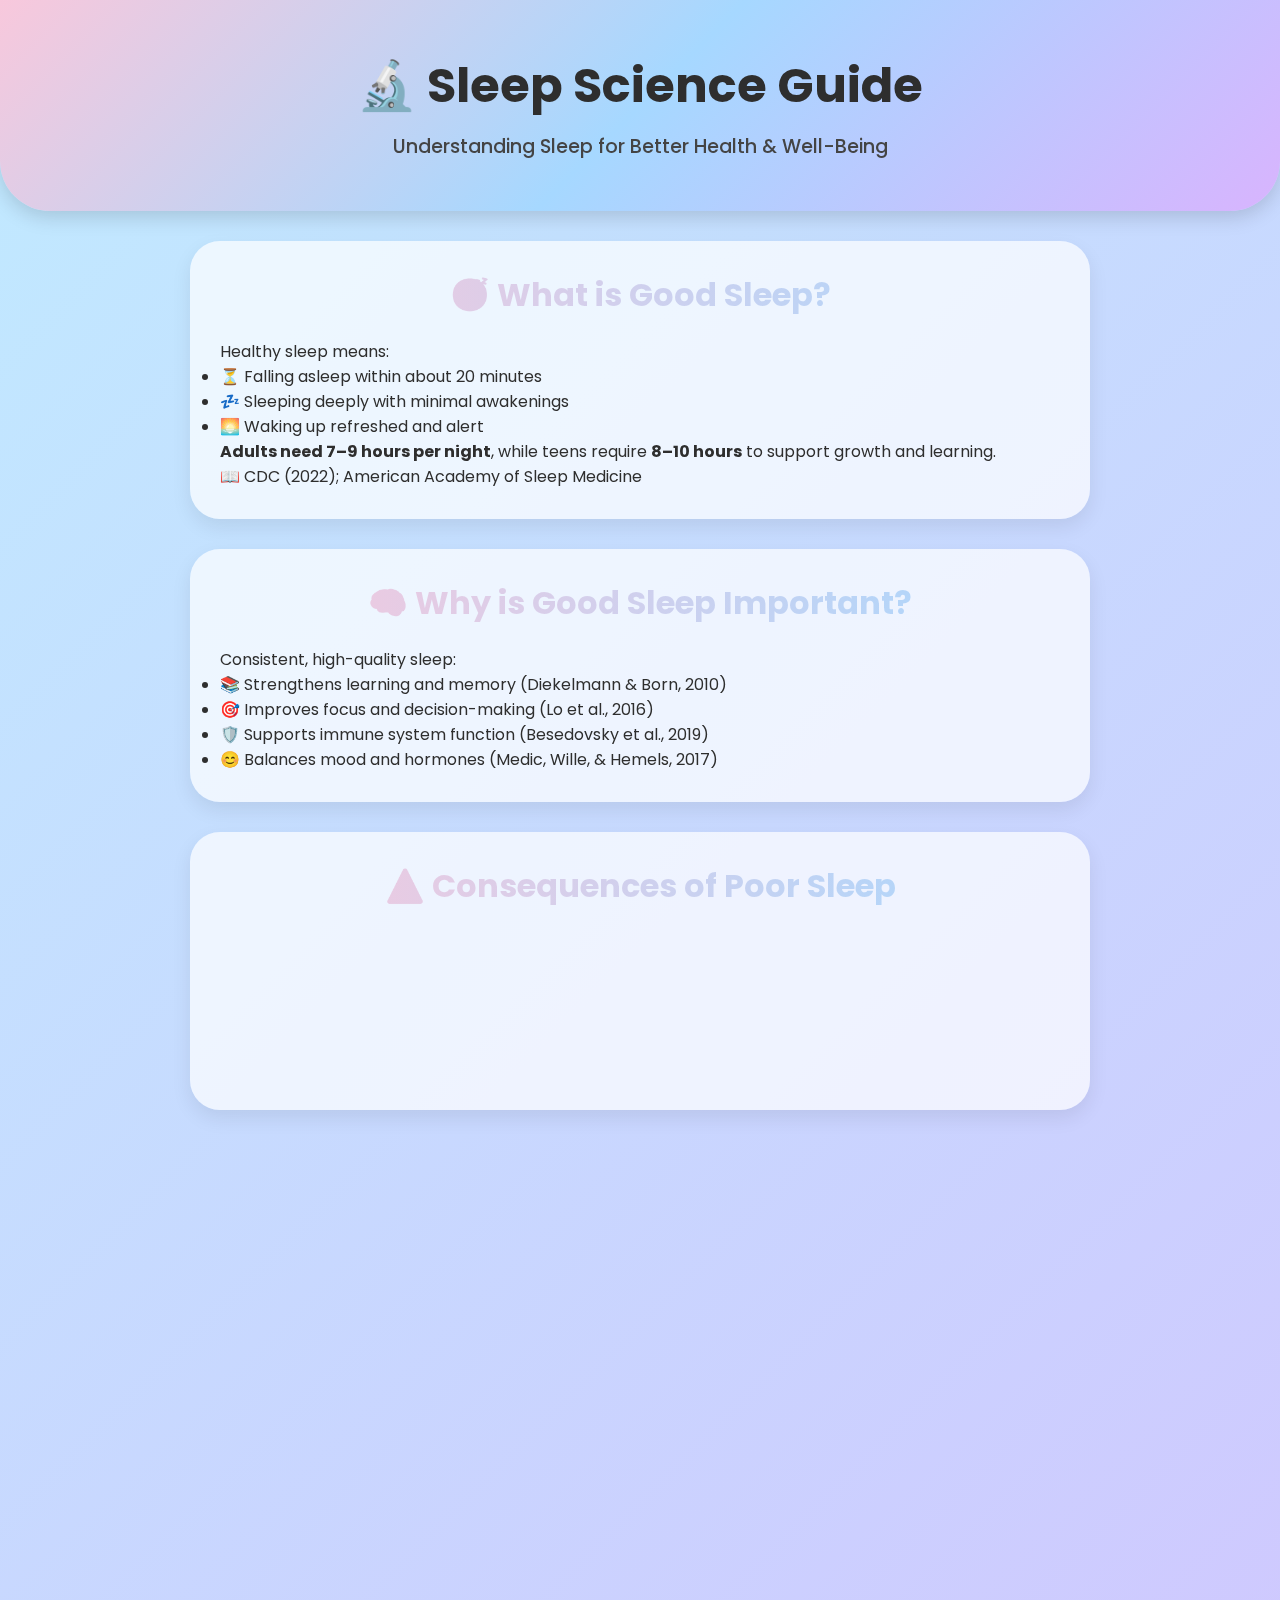
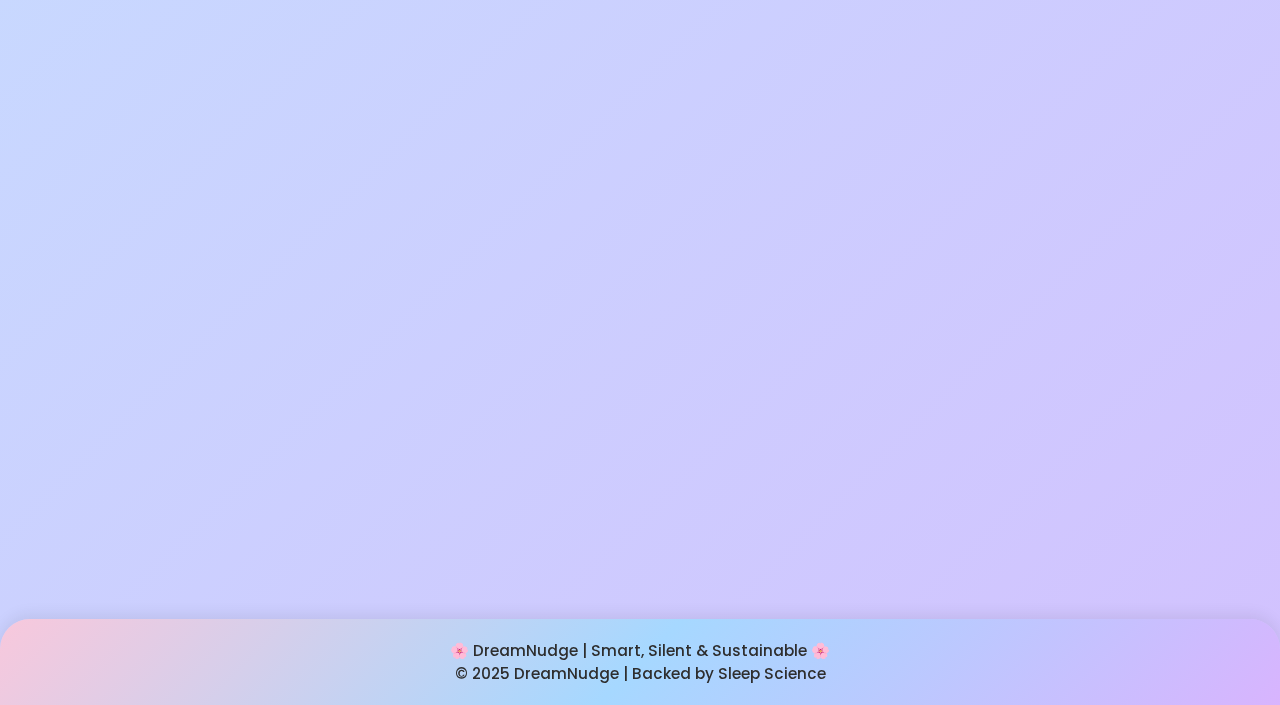
<file: index.html>
<!DOCTYPE html>
<html lang='en'>
<head>
  <meta charset='UTF-8' />
  <meta name='viewport' content='width=device-width,initial-scale=1.0' />
  <title>Smart Sleep Guide</title>
  <link href='https://fonts.googleapis.com/css2?family=Poppins:wght@300;400;600&display=swap' rel='stylesheet'>
  <link rel="stylesheet" href="style.css">
</head>
<body>

  <div id='progress'></div>
  <div class='floating f1' aria-hidden='true'></div>
  <div class='floating f2' aria-hidden='true'></div>
  <div class='floating f3' aria-hidden='true'></div>

  <div class='scroll'>
    <header>
      <h1 class='reveal'>🔬 Sleep Science Guide</h1>
      <p class='reveal'>Understanding Sleep for Better Health & Well-Being</p>
    </header>

    <section class='reveal'>
      <h2 class='reveal'>😴 What is Good Sleep?</h2>
      <p class='reveal'>Healthy sleep means:</p>
      <ul>
        <li class='reveal'>⏳ Falling asleep within about 20 minutes</li>
        <li class='reveal'>💤 Sleeping deeply with minimal awakenings</li>
        <li class='reveal'>🌅 Waking up refreshed and alert</li>
      </ul>
      <p class='reveal'><b>Adults need 7–9 hours per night</b>, while teens require <b>8–10 hours</b> to support growth and learning.  
      <br>📖 CDC (2022); American Academy of Sleep Medicine</p>
    </section>

    <section class='reveal'>
      <h2>🧠 Why is Good Sleep Important?</h2>
      <p class='reveal'>Consistent, high-quality sleep:</p>
      <ul>
        <li class='reveal'>📚 Strengthens learning and memory (Diekelmann & Born, 2010)</li>
        <li class='reveal'>🎯 Improves focus and decision-making (Lo et al., 2016)</li>
        <li class='reveal'>🛡️ Supports immune system function (Besedovsky et al., 2019)</li>
        <li class='reveal'>😊 Balances mood and hormones (Medic, Wille, & Hemels, 2017)</li>
      </ul>
    </section>

    <section class='reveal'>
      <h2>⚠️ Consequences of Poor Sleep</h2>
      <p class='reveal'>Lack of sleep has immediate and long-term effects:</p>
      <ul>
        <li class='reveal'>😴 Daytime fatigue, reduced focus, and slower reaction times (Durmer & Dinges, 2005)</li>
        <li class='reveal'>🧠 Impaired memory and learning from loss of deep and REM sleep (Diekelmann & Born, 2010)</li>
        <li class='reveal'>😡 Greater stress, anxiety, and mood instability (Walker, 2017)</li>
        <li class='reveal'>🛡️ Lowered immunity against infections (Besedovsky et al., 2019)</li>
        <li class='reveal'>❤️ Higher risk of obesity, diabetes, cardiovascular disease, and depression (Medic, Wille, & Hemels, 2017)</li>
      </ul>
    </section>

    <section class='reveal'>
      <h2>⏳ Sleep Cycles & Circadian Rhythm</h2>
      <p class='reveal'>Our bodies follow a natural clock called the <b>circadian rhythm</b>, regulating sleep and wakefulness. Ignoring it can cause:</p>
      <ul>
        <li class='reveal'>🌀 Grogginess (“sleep inertia”) if waking mid-cycle (Tassi & Muzet, 2000)</li>
        <li class='reveal'>⚖️ Hormone disruption, including melatonin and cortisol imbalance (Van Cauter et al., 2000)</li>
        <li class='reveal'>✨ Reduced creativity and weaker memory due to less REM sleep (Rasch & Born, 2013)</li>
        <li class='reveal'>📉 Accumulated sleep debt and chronic fatigue (Banks & Dinges, 2007)</li>
      </ul>
    </section>

    <section class='reveal'>
      <h2>🌌 REM Sleep Explained</h2>
      <p class='reveal'>REM (Rapid Eye Movement) sleep is crucial because:</p>
      <ul>
        <li class='reveal'>👀 It’s the stage of vivid dreaming</li>
        <li class='reveal'>🧠 Supports memory, emotions, and learning</li>
        <li class='reveal'>🌈 Enhances creativity and problem-solving</li>
      </ul>
      <p class='reveal'>📖 Rasch & Born (2013) show REM sleep strengthens memory and emotional balance.</p>
    </section>

    <section class='reveal'>
      <h2 class='reveal'>📚 References</h2>
      <ul>
        <li class='reveal'>Banks, S., & Dinges, D. F. (2007). Behavioral and physiological consequences of sleep restriction. <i>Journal of Clinical Sleep Medicine</i>, 3(5), 519–528.</li>
        <li class='reveal'>Besedovsky, L., Lange, T., & Born, J. (2019). Sleep and immune function. <i>Pflügers Archiv</i>, 471, 387–398.</li>
        <li class='reveal'>CDC. (2022). How much sleep do I need? https://www.cdc.gov/sleep/about/index.html</li>
        <li class='reveal'>Diekelmann, S., & Born, J. (2010). The memory function of sleep. <i>Nature Reviews Neuroscience</i>, 11(2), 114–126.</li>
        <li class='reveal'>Lo, J. C., et al. (2016). Cognitive performance in adolescents. <i>Sleep</i>, 39(3).</li>
        <li class='reveal'>Medic, G., Wille, M., & Hemels, M. E. (2017). Sleep disruption consequences. <i>Nature and Science of Sleep</i>, 9, 151–161.</li>
        <li class='reveal'>Rasch, B., & Born, J. (2013). Sleep’s role in memory. <i>Physiological Reviews</i>, 93(2).</li>
        <li class='reveal'>Tassi, P., & Muzet, A. (2000). Sleep inertia. <i>Sleep Medicine Reviews</i>, 4(4).</li>
        <li class='reveal'>Van Cauter, E., et al. (2000). Age-related sleep changes. <i>J Clin Endocrinol Metab</i>, 85(10).</li>
        <li class='reveal'>Walker, M. (2017). Why we sleep. Scribner.</li>
      </ul>
    </section>
    
    <footer>
      <p>🌸 DreamNudge | Smart, Silent & Sustainable 🌸</p>
      <p>© 2025 DreamNudge | Backed by Sleep Science</p>
    </footer>
  </div>

  <script src='script.js'></script>
</body>
</html>
</file>
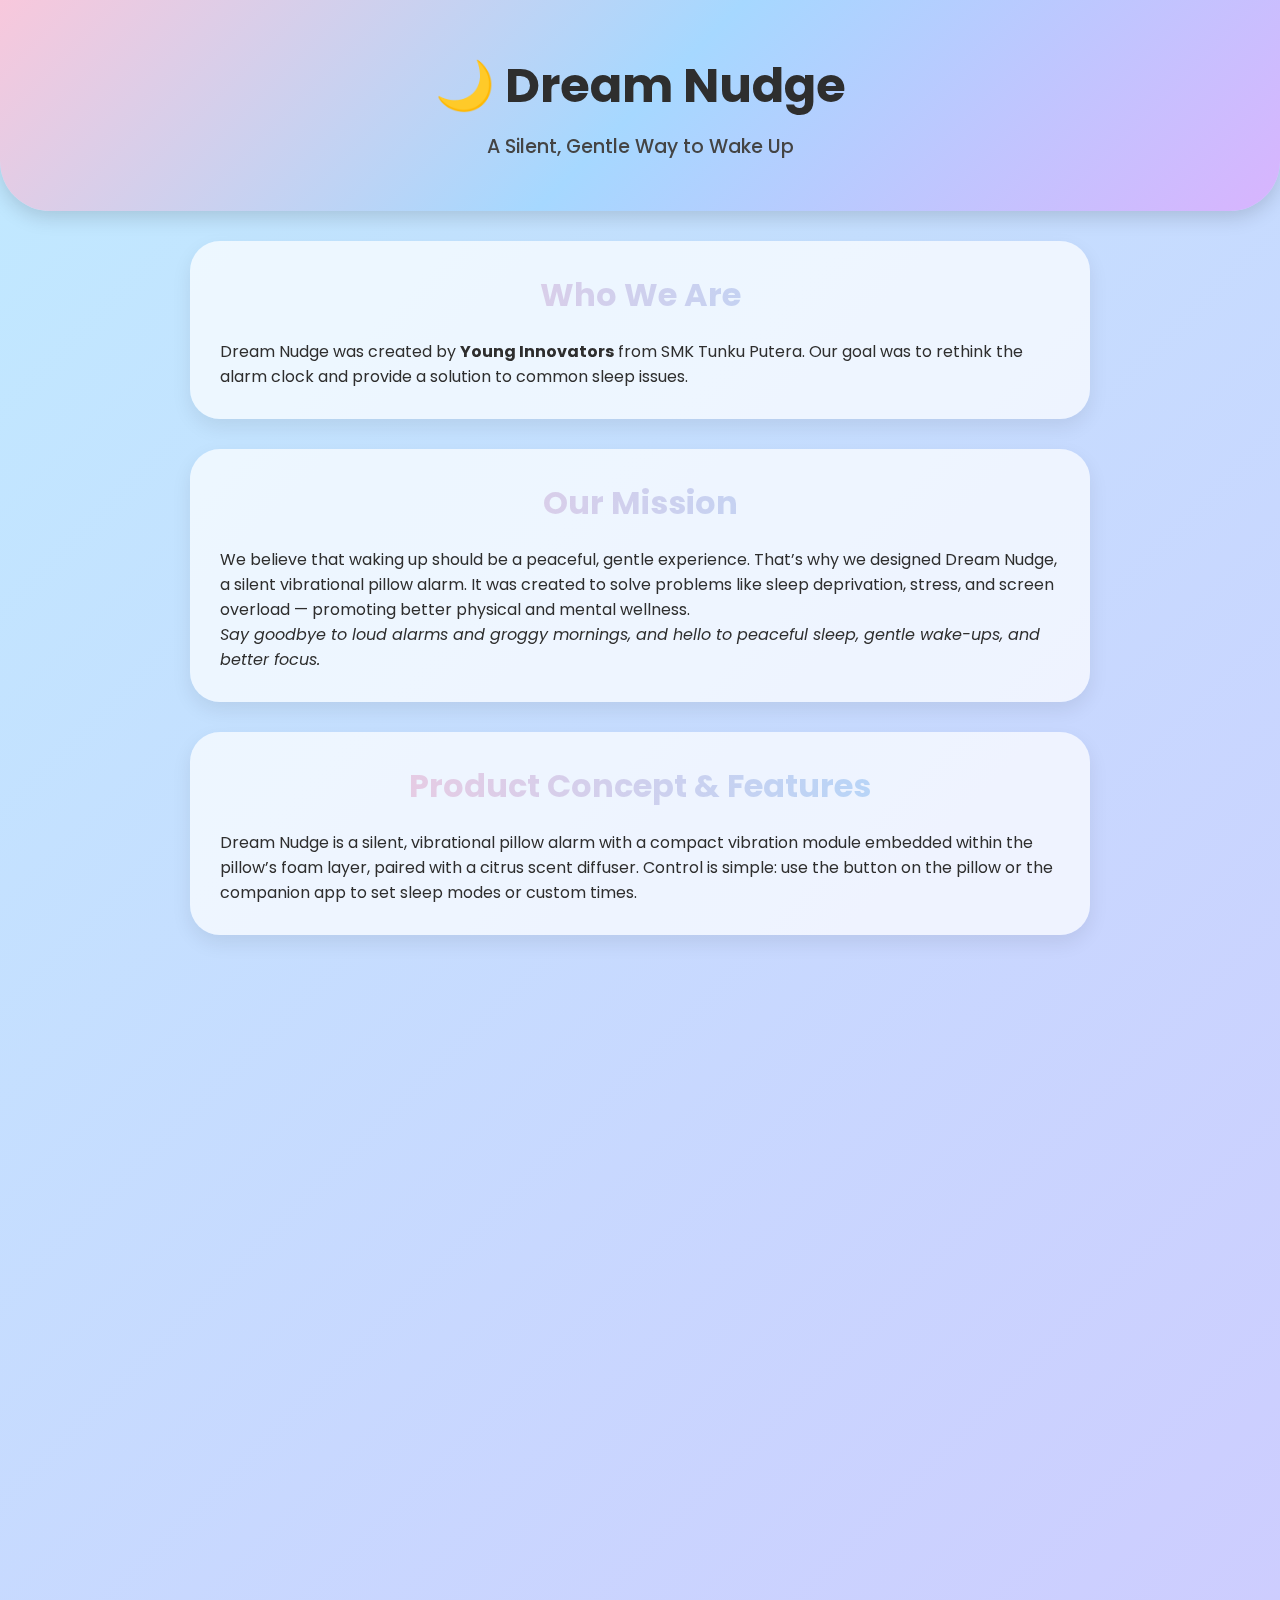
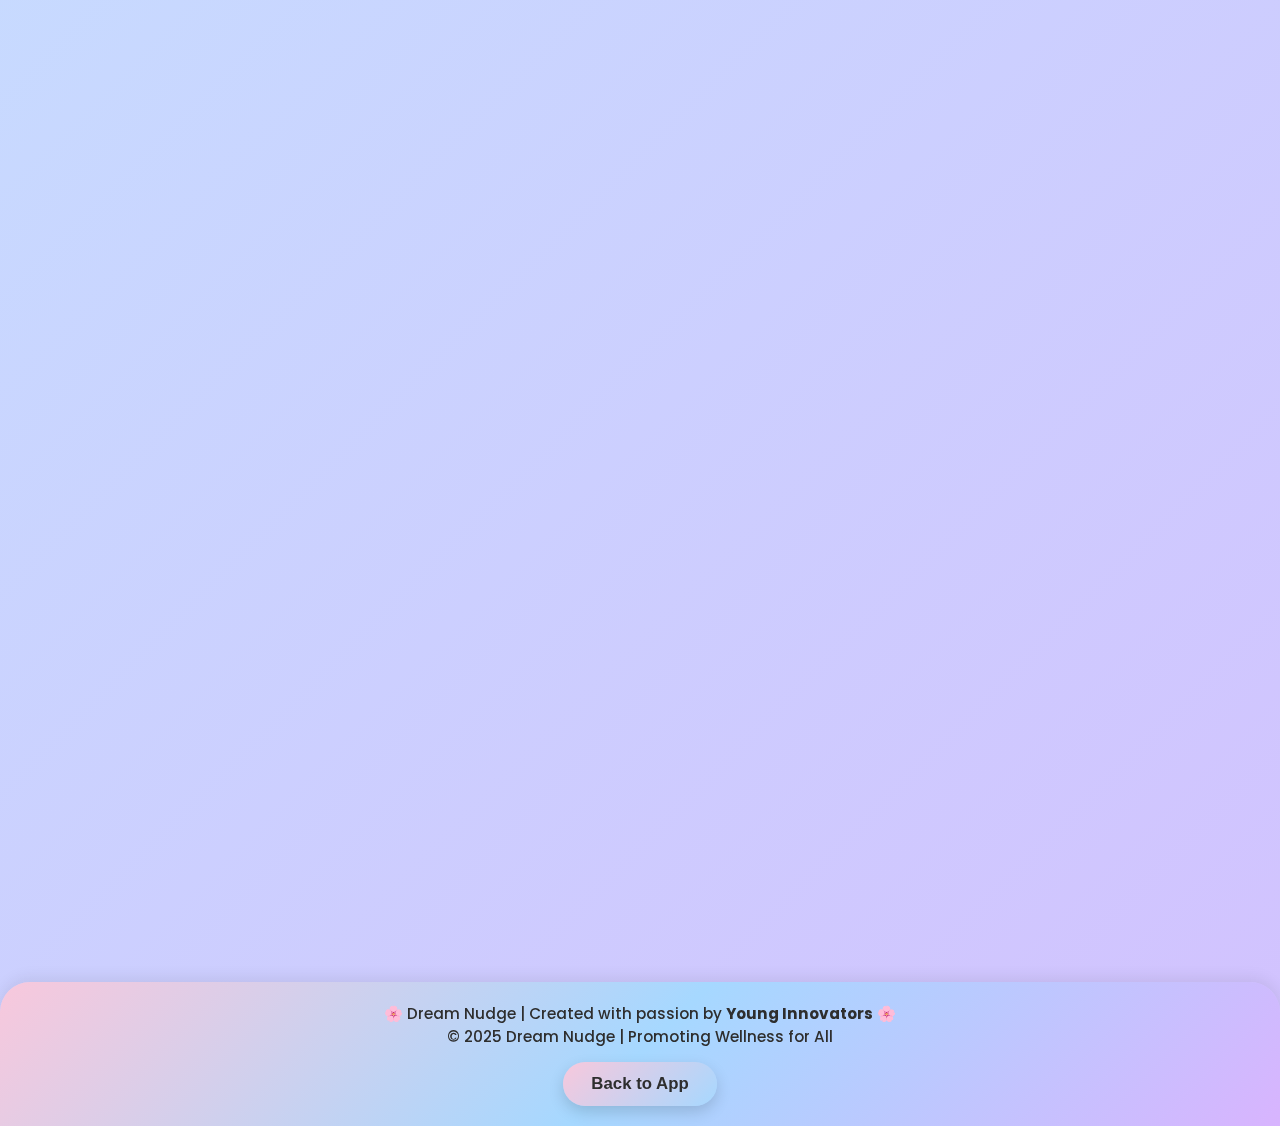
<file: About.html>
<!DOCTYPE html>
<html lang='en'>
<head>
  <meta charset='UTF-8' />
  <meta name='viewport' content='width=device-width,initial-scale=1.0' />
  <title>Dream Nudge</title>
  <link href='https://fonts.googleapis.com/css2?family=Poppins:wght@300;400;600&display=swap' rel='stylesheet'>
  <link rel="stylesheet" href="About.css">
</head>
<body>

  <!-- progress bar + floating elements (non-intrusive) -->
  <div id='progress'></div>
  <div class='floating f1' aria-hidden='true'></div>
  <div class='floating f2' aria-hidden='true'></div>
  <div class='floating f3' aria-hidden='true'></div>

  <div class='scroll'>
    <header>
      <h1>🌙 Dream Nudge</h1>
      <p>A Silent, Gentle Way to Wake Up</p>
    </header>

    <!-- All original sections restored and kept intact (with reveal class) -->
    <section class='reveal'>
      <h2>Who We Are</h2>
      <p>Dream Nudge was created by <b>Young Innovators</b> from SMK Tunku Putera. Our goal was to rethink the alarm clock and provide a solution to common sleep issues.</p>
    </section>

    <section class='reveal'>
      <h2>Our Mission</h2>
      <p>We believe that waking up should be a peaceful, gentle experience. That’s why we designed Dream Nudge, a silent vibrational pillow alarm. It was created to solve problems like sleep deprivation, stress, and screen overload — promoting better physical and mental wellness.</p>
      <p><i>Say goodbye to loud alarms and groggy mornings, and hello to peaceful sleep, gentle wake-ups, and better focus.</i></p>
    </section>

    <section class='reveal'>
      <h2>Product Concept & Features</h2>
      <p>Dream Nudge is a silent, vibrational pillow alarm with a compact vibration module embedded within the pillow’s foam layer, paired with a citrus scent diffuser. Control is simple: use the button on the pillow or the companion app to set sleep modes or custom times.</p>
    </section>

    <section class='reveal'>
      <h2>Sleep Programs</h2>
      <div class='programs'>
        <div class='program'>
          <div class='icon'>⏱</div>
           15-min Power Nap
          <div class='info'>A quick nap that refreshes your mind without causing grogginess.</div>
        </div>
        <div class='program'>
          <div class='icon'>🧠</div>
           60-min Memory Nap
          <div class='info'>Helps boost memory and learning by reaching light REM sleep.</div>
        </div>
        <div class='program'>
          <div class='icon'>🔄</div>
           90-min Reset Nap
          <div class='info'>A full sleep cycle that restores focus, creativity, and mood.</div>
        </div>
        <div class='program'>
          <div class='icon'>🌙</div>
           8-hour Beauty Sleep
          <div class='info'>Complete rest for body recovery, energy, and radiant health.</div>
        </div>
      </div>
    </section>

    <section class='reveal'>
      <h2>Practicality & Audience</h2>
      <p>Perfect for deep sleepers, couples, neurodiverse users, and those with hearing impairments. Dream Nudge also fits hospitals, boarding schools, and care centers. Future upgrades could support special needs centers and even space travel.</p>
    </section>

    <section class='reveal'>
      <h2>STEM & Social Impact</h2>
      <p>The design uses an integrated STEM approach:</p>
      <ul>
        <li><b>Science</b>: Sleep cycles research</li>
        <li><b>Technology</b>: Vibration + diffuser + app</li>
        <li><b>Engineering</b>: Safe component embedding</li>
        <li><b>Math</b>: Time calibration</li>
      </ul>
      <p>Aligned with <b>SDG 3: Good Health & Well-Being</b>, promoting both physical and mental wellness.</p>
    </section>

    <section class='reveal'>
      <h2>Our Vision</h2>
      <p>We imagine a future of sleep that is calm, gentle, and silent. With upgrades, Dream Nudge can evolve for hospitals, special needs centers, and even zero-sound space travel zones.</p>
    </section>

    <footer>
      <p>🌸 Dream Nudge | Created with passion by <b>Young Innovators</b> 🌸</p>
      <p>© 2025 Dream Nudge | Promoting Wellness for All</p>
      <!-- restored back button (same place as your original) -->
      <button class='back-btn' onclick="location.href='appinventor://back'">Back to App</button>
    </footer>
  </div>
  
  <script src="About.js"></script> 
  
</body>
</html>
</file>
<file: style.css>
/* ======= Original styling restored (kept your look) ======= */
    * { box-sizing: border-box; margin: 0; padding: 0; }
    body {
      font-family: 'Poppins', sans-serif;
      color: #2e2e2e;
      background: linear-gradient(-45deg, #f8c8dc, #a6d8ff, #d8b4fe, #c0eaff);
      background-size: 400% 400%;
      animation: gradientBG 15s ease infinite;
      margin: 0;
      padding: 0;
      position: relative;
      overflow-x: hidden;
    }
    @keyframes gradientBG {
      0% { background-position: 0% 50%; }
      50% { background-position: 100% 50%; }
      100% { background-position: 0% 50%; }
    }

    /* ======= Scroll progress bar ======= */
    #progress {
      position: fixed;
      top: 0;
      left: 0;
      height: 5px;
      width: 0%;
      background: linear-gradient(90deg, #f8c8dc, #a6d8ff);
      z-index: 1200;
      transition: width 0.2s ease;
    }

    /* ======= Floating decorative bubbles (keeps them behind content) ======= */
    .floating {
      position: fixed;
      background: rgba(255,255,255,0.45);
      border-radius: 50%;
      opacity: 0; /* will fade in */
      z-index: 0;
      animation: bubbleFade 1s ease forwards, float 10s infinite ease-in-out;
      /* animation-delay will be set per-class below (first value is for fade, second for float) */
    }
    .floating.f1 { top: 12%; left: 6%; width: 24px; height: 24px; animation-delay: 0s, 0s; }
    .floating.f2 { top: 48%; left: 82%; width: 32px; height: 32px; animation-delay: 0.35s, 2.7s; }
    .floating.f3 { top: 78%; left: 28%; width: 16px; height: 16px; animation-delay: 0.6s, 5.8s; }

    @keyframes float {
      0%   { transform: translateY(0) scale(1); opacity: 0.6; }
      50%  { transform: translateY(-46px) scale(1.15); opacity: 1; }
      100% { transform: translateY(0) scale(1); opacity: 0.6; }
    }
    @keyframes bubbleFade {
      from { opacity: 0; transform: scale(0.85); }
      to   { opacity: 0.9; transform: scale(1); }
    }

    /* ======= Header (restored original look) ======= */
    header {
      text-align: center;
      padding: 50px 20px;
      background: linear-gradient(135deg, #f8c8dc, #a6d8ff, #d8b4fe);
      border-radius: 0 0 50px 50px;
      box-shadow: 0 6px 20px rgba(0,0,0,0.15);
      position: relative;
      z-index: 1; /* above floating bubbles */
    }
    header h1 { font-size: 3rem; margin: 0; color: #2e2e2e; }
    header p  { font-size: 1.2rem; margin-top: 10px; font-weight: 500; color: #444; }

    /* ======= Sections (glass look, keep your original sizes & spacing) ======= */
    section {
      background: rgba(255,255,255,0.7); /* kept from your code */
      border-radius: 30px;
      padding: 30px;
      margin: 30px auto;
      max-width: 900px;
      box-shadow: 0 8px 20px rgba(0,0,0,0.08);
      position: relative;
      z-index: 1;
    }
    section h2 {
      text-align: center;
      margin-bottom: 20px;
      font-size: 2rem;
      background: linear-gradient(90deg, #f8c8dc, #a6d8ff);
      background-clip: text;
      -webkit-background-clip: text;
      -webkit-text-fill-color: transparent;
    }

    /* ======= Scroll reveal (keeps your existing reveal behavior, toggles every time) ======= */
    .reveal { opacity: 0; transform: translateY(50px) scale(0.8); transition: all 1s ease; }
    .reveal.visible { opacity: 1; transform: translateY(0) scale(1); }

    /* ======= Programs (kept your style, improved hover smoothness slightly) ======= */
    .programs { text-align: center; margin-top: 20px; }
    .program {
      display: inline-block;
      position: relative;
      background: linear-gradient(135deg, #a6d8ff, #f8c8dc);
      padding: 20px 30px;
      margin: 15px;
      border-radius: 50px;
      font-weight: 600;
      font-size: 1rem;
      color: #2e2e2e;
      box-shadow: 0 4px 12px rgba(0,0,0,0.1);
      transition: all 0.5s ease-in-out; /* smoother than 5s but still gentle */
      cursor: pointer;
      overflow: hidden;
      z-index: 1;
    }
    .program:hover {
      animation: blobFlow 4s ease-in-out infinite;
      background: linear-gradient(135deg, #d8eaff, #f9d8eb);
      color: #2e2e2e;
      transform: translateY(-6px) scale(1.03);
      box-shadow: 0 8px 20px rgba(0,0,0,0.18);
    }
  @keyframes blobFlowFull {
    0%   { border-radius: 60% 40% 50% 70% / 50% 60% 40% 60%; }
    10%  { border-radius: 65% 35% 60% 40% / 45% 65% 55% 35%; }
    20%  { border-radius: 55% 45% 70% 30% / 60% 40% 70% 50%; }
    30%  { border-radius: 70% 30% 50% 60% / 55% 65% 45% 35%; }
    40%  { border-radius: 50% 70% 40% 60% / 65% 45% 35% 55%; }
    50%  { border-radius: 40% 60% 70% 50% / 70% 50% 60% 40%; }
    60%  { border-radius: 65% 35% 55% 45% / 35% 55% 65% 45%; }
    70%  { border-radius: 55% 45% 60% 40% / 60% 50% 40% 70%; }
    80%  { border-radius: 70% 40% 50% 60% / 40% 70% 50% 60%; }
    90%  { border-radius: 65% 55% 65% 35% / 55% 35% 65% 45%; }
    100% { border-radius: 70% 40% 50% 70% / 50% 60% 40% 70%; }
  }

    /* program icon pulse (small) */
    .program .icon { display:block; font-size: 2.1rem; margin-bottom: 8px; animation: pulse 3s infinite; }
    @keyframes pulse { 0%,100% { transform: scale(1.2); } 50% { transform: scale(1.8); } }

    /* tooltip info inside each program (kept your style) */
    .info { opacity: 0; max-height: 0; transition: all 0.5s ease; font-size: 0.9rem; font-weight: 400; margin-top: 10px; color: #333; }
    .program:hover .info { opacity: 1; max-height: 200px; }

    /* ======= Back button (restored into footer as before, and styled) ======= */
    footer {
      background: linear-gradient(135deg, #f8c8dc, #a6d8ff, #d8b4fe);
      color: #2e2e2e;
      padding: 20px;
      border-radius: 30px 30px 0 0;
      text-align: center;
      font-size: 0.95rem;
      font-weight: 500;
      box-shadow: 0 -4px 15px rgba(0,0,0,0.08);
      margin-top: 60px;
      position: relative;
      z-index: 1;
    }

    /* small responsiveness */
    @media (max-width: 600px) {
      header h1 { font-size: 2rem; }
      .program { width: auto; display: block; margin: 12px auto; }
    }
</file>
<file: About.css>
/* ======= Original styling restored (kept your look) ======= */
    * { box-sizing: border-box; margin: 0; padding: 0; }
    body {
      font-family: 'Poppins', sans-serif;
      color: #2e2e2e;
      background: linear-gradient(-45deg, #f8c8dc, #a6d8ff, #d8b4fe, #c0eaff);
      background-size: 400% 400%;
      animation: gradientBG 15s ease infinite;
      margin: 0;
      padding: 0;
      position: relative;
      overflow-x: hidden;
    }
    @keyframes gradientBG {
      0% { background-position: 0% 50%; }
      50% { background-position: 100% 50%; }
      100% { background-position: 0% 50%; }
    }

    /* ======= Scroll progress bar ======= */
    #progress {
      position: fixed;
      top: 0;
      left: 0;
      height: 5px;
      width: 0%;
      background: linear-gradient(90deg, #f8c8dc, #a6d8ff);
      z-index: 1200;
      transition: width 0.2s ease;
    }

    /* ======= Floating decorative bubbles (keeps them behind content) ======= */
    .floating {
      position: fixed;
      background: rgba(255,255,255,0.45);
      border-radius: 50%;
      opacity: 0; /* will fade in */
      z-index: 0;
      animation: bubbleFade 1s ease forwards, float 10s infinite ease-in-out;
      /* animation-delay will be set per-class below (first value is for fade, second for float) */
    }
    .floating.f1 { top: 12%; left: 6%; width: 24px; height: 24px; animation-delay: 0s, 0s; }
    .floating.f2 { top: 48%; left: 82%; width: 32px; height: 32px; animation-delay: 0.35s, 2.7s; }
    .floating.f3 { top: 78%; left: 28%; width: 16px; height: 16px; animation-delay: 0.6s, 5.8s; }

    @keyframes float {
      0%   { transform: translateY(0) scale(1); opacity: 0.6; }
      50%  { transform: translateY(-46px) scale(1.15); opacity: 1; }
      100% { transform: translateY(0) scale(1); opacity: 0.6; }
    }
    @keyframes bubbleFade {
      from { opacity: 0; transform: scale(0.85); }
      to   { opacity: 0.9; transform: scale(1); }
    }

    /* ======= Header (restored original look) ======= */
    header {
      text-align: center;
      padding: 50px 20px;
      background: linear-gradient(135deg, #f8c8dc, #a6d8ff, #d8b4fe);
      border-radius: 0 0 50px 50px;
      box-shadow: 0 6px 20px rgba(0,0,0,0.15);
      position: relative;
      z-index: 1; /* above floating bubbles */
    }
    header h1 { font-size: 3rem; margin: 0; color: #2e2e2e; }
    header p  { font-size: 1.2rem; margin-top: 10px; font-weight: 500; color: #444; }

    /* ======= Sections (glass look, keep your original sizes & spacing) ======= */
    section {
      background: rgba(255,255,255,0.7); /* kept from your code */
      border-radius: 30px;
      padding: 30px;
      margin: 30px auto;
      max-width: 900px;
      box-shadow: 0 8px 20px rgba(0,0,0,0.08);
      position: relative;
      z-index: 1;
    }
    section h2 {
      text-align: center;
      margin-bottom: 20px;
      font-size: 2rem;
      background: linear-gradient(90deg, #f8c8dc, #a6d8ff);
      background-clip: text;
      -webkit-background-clip: text;
      -webkit-text-fill-color: transparent;
    }

    /* ======= Scroll reveal (keeps your existing reveal behavior, toggles every time) ======= */
    .reveal { opacity: 0; transform: translateY(50px) scale(0.8); transition: all 1s ease; }
    .reveal.visible { opacity: 1; transform: translateY(0) scale(1); }

    /* ======= Programs (kept your style, improved hover smoothness slightly) ======= */
    .programs { text-align: center; margin-top: 20px; }
    .program {
      display: inline-block;
      position: relative;
      background: linear-gradient(135deg, #a6d8ff, #f8c8dc);
      padding: 20px 30px;
      margin: 15px;
      border-radius: 50px;
      font-weight: 600;
      font-size: 1rem;
      color: #2e2e2e;
      box-shadow: 0 4px 12px rgba(0,0,0,0.1);
      transition: all 0.5s ease-in-out; /* smoother than 5s but still gentle */
      cursor: pointer;
      overflow: hidden;
      z-index: 1;
    }
    .program:hover {
      animation: blobFlow 4s ease-in-out infinite;
      background: linear-gradient(135deg, #d8eaff, #f9d8eb);
      color: #2e2e2e;
      transform: translateY(-6px) scale(1.03);
      box-shadow: 0 8px 20px rgba(0,0,0,0.18);
    }
    @keyframes blobFlow {
      0%   { border-radius: 60% 40% 50% 70% / 50% 60% 40% 60%; }
      25%  { border-radius: 50% 60% 40% 70% / 60% 50% 70% 40%; }
      50%  { border-radius: 70% 50% 60% 40% / 40% 70% 50% 60%; }
      75%  { border-radius: 40% 70% 60% 50% / 70% 40% 60% 50%; }
      100% { border-radius: 60% 40% 50% 70% / 50% 60% 40% 60%; }
    }

    /* program icon pulse (small) */
    .program .icon { display:block; font-size: 2.1rem; margin-bottom: 8px; animation: pulse 3s infinite; }
    @keyframes pulse { 0%,100% { transform: scale(1.2); } 50% { transform: scale(1.8); } }

    /* tooltip info inside each program (kept your style) */
    .info { opacity: 0; max-height: 0; transition: all 0.5s ease; font-size: 0.9rem; font-weight: 400; margin-top: 10px; color: #333; }
    .program:hover .info { opacity: 1; max-height: 200px; }

    /* ======= Back button (restored into footer as before, and styled) ======= */
    footer {
      background: linear-gradient(135deg, #f8c8dc, #a6d8ff, #d8b4fe);
      color: #2e2e2e;
      padding: 20px;
      border-radius: 30px 30px 0 0;
      text-align: center;
      font-size: 0.95rem;
      font-weight: 500;
      box-shadow: 0 -4px 15px rgba(0,0,0,0.08);
      margin-top: 60px;
      position: relative;
      z-index: 1;
    }

    .back-btn {
      display: inline-block;
      margin-top: 14px;
      padding: 12px 28px;
      background: linear-gradient(135deg, #f8c8dc, #a6d8ff);
      border: none;
      border-radius: 50px;
      font-size: 1.05rem;
      font-weight: 600;
      color: #2e2e2e;
      cursor: pointer;
      box-shadow: 0 6px 15px rgba(0,0,0,0.15);
      transition: all 0.35s ease-in-out;
    }
    .back-btn:hover {
      transform: translateY(-5px) scale(1.03);
      background: linear-gradient(135deg, #d8b4fe, #c0eaff);
      box-shadow: 0 10px 25px rgba(0,0,0,0.2);
    }

    /* small responsiveness */
    @media (max-width: 600px) {
      header h1 { font-size: 2rem; }
      .program { width: auto; display: block; margin: 12px auto; }
    }
</file>
